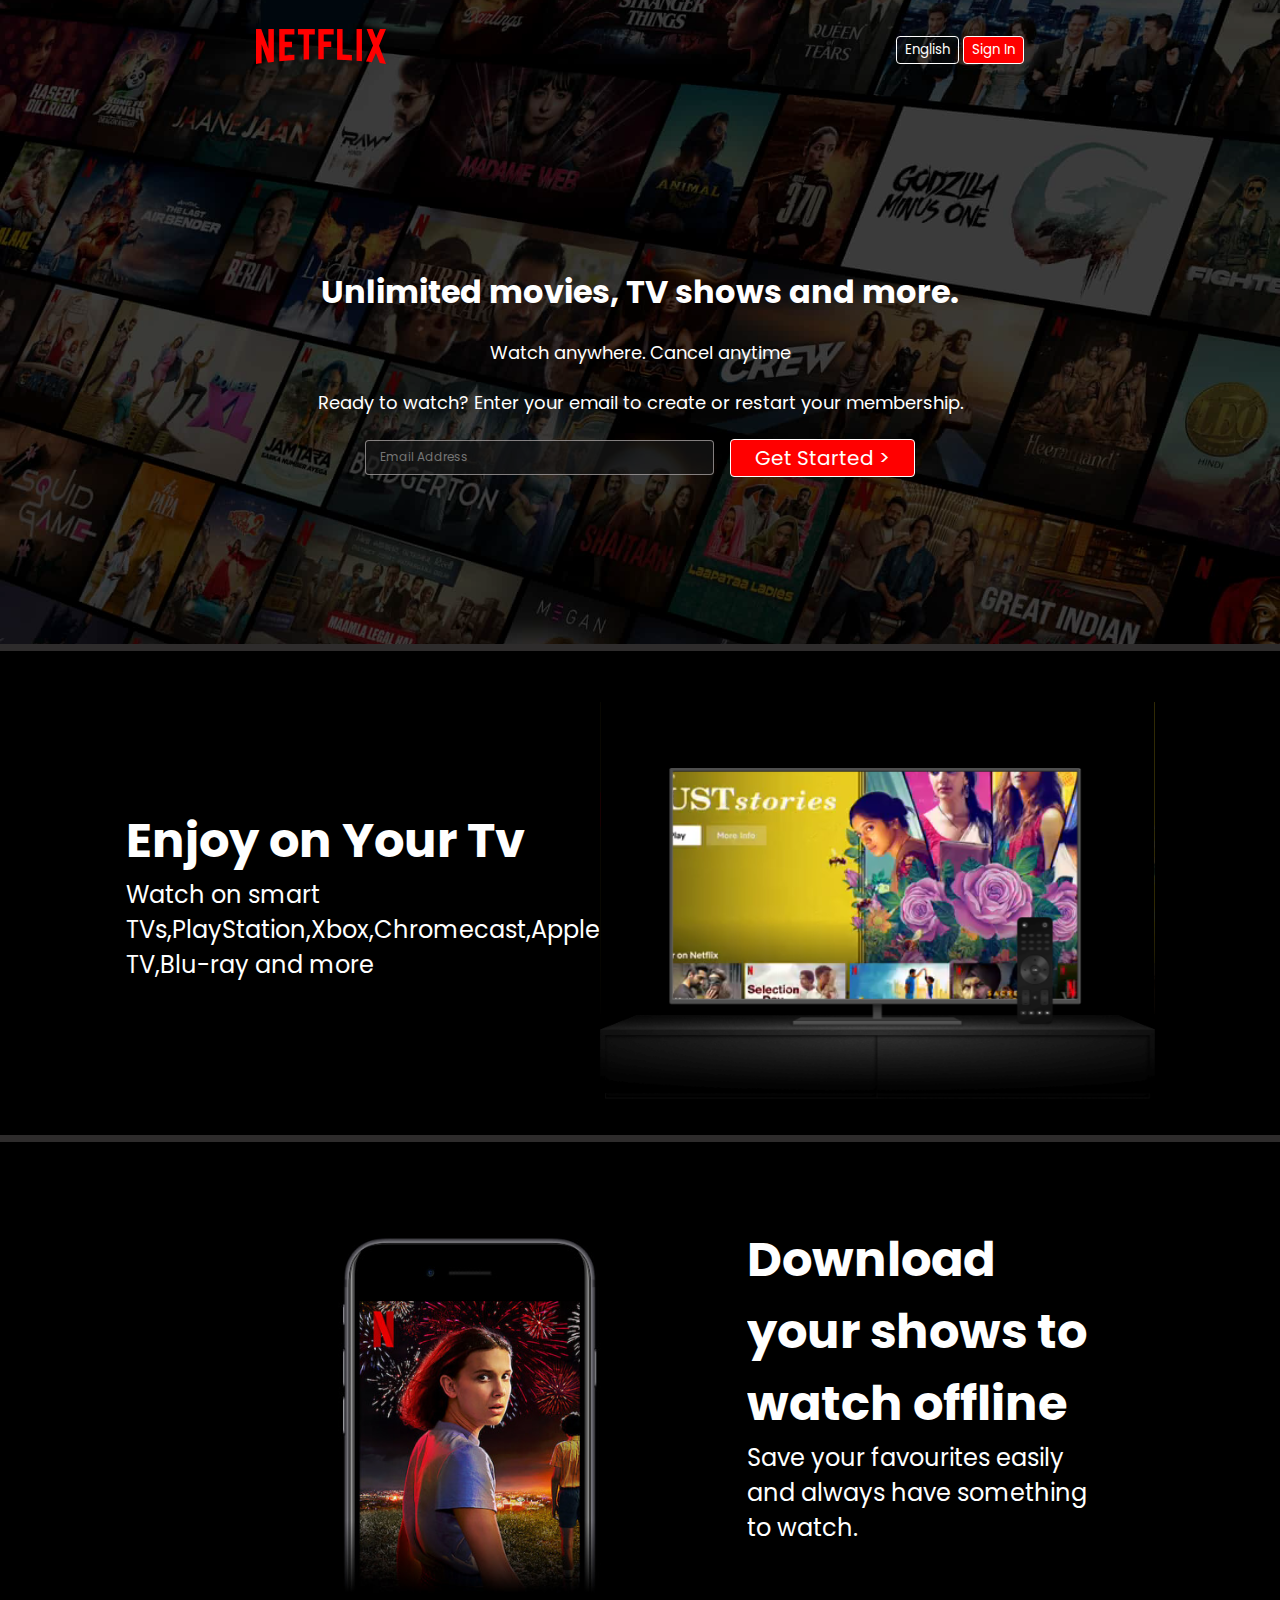
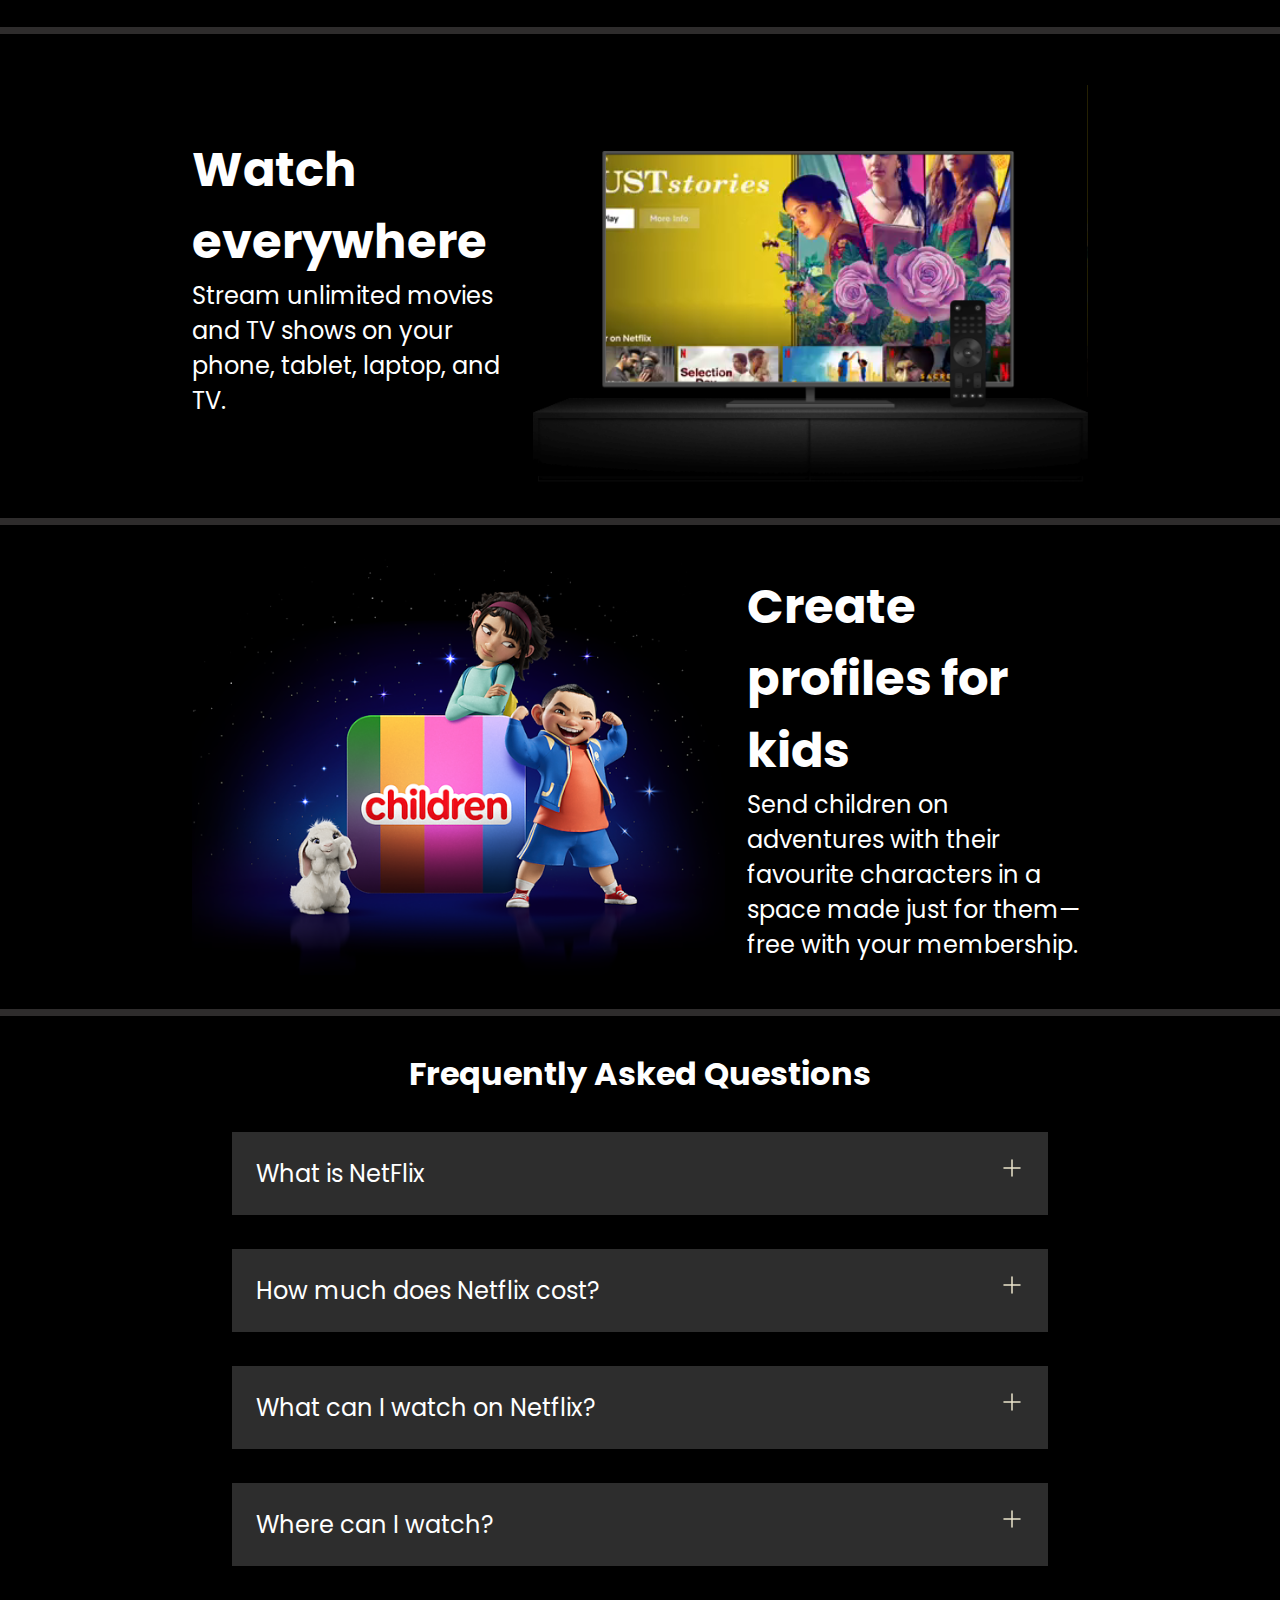
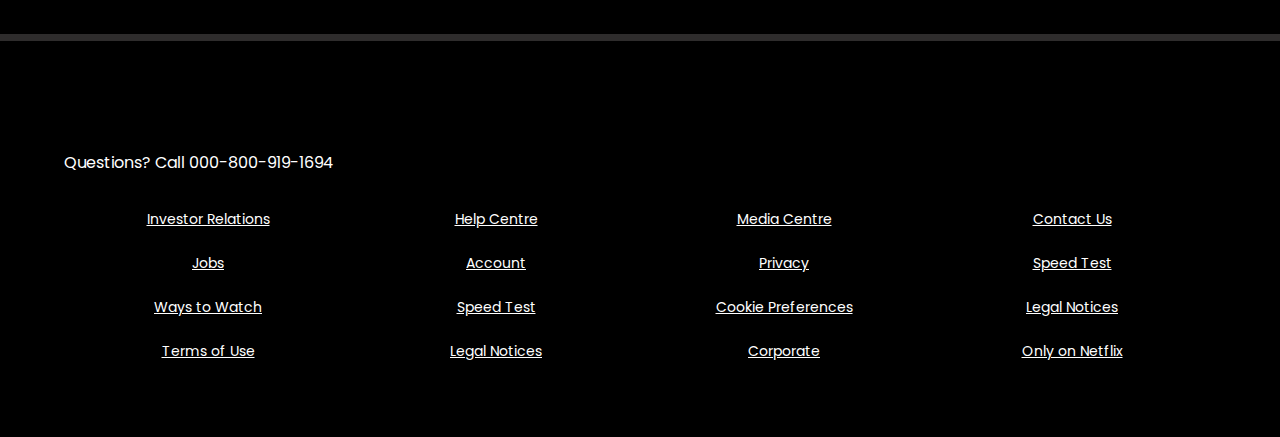
<file: netflix_clone/index.html>
<!DOCTYPE html>
<html lang="en">

<head>
    <meta charset="UTF-8">
    <meta name="viewport" content="width=device-width, initial-scale=1.0">
    <title>Netflix India – Watch TV Shows Online, Watch Movies Online</title>
    <link rel="stylesheet" href="style.css">
</head>

<body>

    <div class="main">
        <nav>
            <span><img width="53" src="img/logo.svg" alt=""></span>
            <div>
                <button class="btn">English</button>
                <button class="btn btn-red-sm">Sign In</button>
            </div>
        </nav>
        <div class="box">
        </div>
        <div class="text">
            <span>Unlimited movies, TV shows and more.</span>
            <span>Watch anywhere. Cancel anytime</span>
            <span>Ready to watch? Enter your email to create or restart your membership.</span>

            <div class="text-buttons">
                <input type="text" placeholder="Email Address">
                <button class="btn btn-red">Get Started &gt;</button>
            </div>
        </div>

        <div class="separation"></div>

        <section class="first">
            <div>
                <span>Enjoy on Your Tv <br>
                </span>
                <span> Watch on smart TVs,PlayStation,Xbox,Chromecast,Apple TV,Blu-ray and more</span>
            </div>
            <div class="secImg">
                <img src="img/tv.png" alt="">
                <video src="img/video-tv-in-0819.m4v" autoplay loop muted></video>
            </div>
        </section>
        <div class="separation"></div>

        <section class="first second">

            <div class="secImg">
                <img src="/netflix_clone/img/mobile-0819.jpg" alt="">

            </div>
            <div>
                <span>Download your shows to watch offline</span>
                <span>Save your favourites easily and always have something to watch.</span>
            </div>
        </section>

        <div class="separation"></div>
        <section class="first third">
            <div>
                <span>Watch everywhere</span>
                <span>Stream unlimited movies and TV shows on your phone, tablet, laptop, and TV.</span>
            </div>

            <div class="secImg">
                <img src="/netflix_clone/img/tv.png" alt="">
                <video src="img/video-tv-in-0819.m4v" autoplay loop muted></video>
            </div>
        </section>
        <div class="separation"></div>
        <section class="first second">

            <div class="secImg">
                <img src="/netflix_clone/img/chil.png" alt="">

            </div>
            <div>
                <span>Create profiles for kids</span>
                <span>Send children on adventures with their favourite characters in a space made just for them—free
                    with
                    your membership.</span>
            </div>
        </section>
        <div class="separation"></div>

        <section class="faq">
            <h2>Frequently Asked Questions</h2>
            <div class="faqbox">
                <span>What is NetFlix</span>
                <svg width="24" height="24" viewBox="0 0 24 24" fill="white" xmlns="http://www.w3.org/2000/svg">
                    <path d="M12 4V20" stroke="#141B34" stroke-width="1.5" stroke-linecap="round"
                        stroke-linejoin="round" />
                    <path d="M4 12H20" stroke="#141B34" stroke-width="1.5" stroke-linecap="round"
                        stroke-linejoin="round" />
                </svg>

            </div>
            <div class="faqbox">
                <span>How much does Netflix cost?</span>
                <svg width="24" height="24" viewBox="0 0 24 24" fill="white" xmlns="http://www.w3.org/2000/svg">
                    <path d="M12 4V20" stroke="#141B34" stroke-width="1.5" stroke-linecap="round"
                        stroke-linejoin="round" />
                    <path d="M4 12H20" stroke="#141B34" stroke-width="1.5" stroke-linecap="round"
                        stroke-linejoin="round" />
                </svg>

            </div>
            <div class="faqbox">
                <span>What can I watch on Netflix?</span>
                <svg width="24" height="24" viewBox="0 0 24 24" fill="white" xmlns="http://www.w3.org/2000/svg">
                    <path d="M12 4V20" stroke="#141B34" stroke-width="1.5" stroke-linecap="round"
                        stroke-linejoin="round" />
                    <path d="M4 12H20" stroke="#141B34" stroke-width="1.5" stroke-linecap="round"
                        stroke-linejoin="round" />
                </svg>

            </div>
            <div class="faqbox">
                <span>Where can I watch?</span>
                <svg width="24" height="24" viewBox="0 0 24 24" fill="white" xmlns="http://www.w3.org/2000/svg">
                    <path d="M12 4V20" stroke="#141B34" stroke-width="1.5" stroke-linecap="round"
                        stroke-linejoin="round" />
                    <path d="M4 12H20" stroke="#141B34" stroke-width="1.5" stroke-linecap="round"
                        stroke-linejoin="round" />
                </svg>

            </div>
        </section>
        <div class="separation"></div>

        <footer>
            <div class="questions">
                Questions? Call 000-800-919-1694
            </div>
            <div class="footer">
                <div class="footer-item">
                    <a href="faq">Investor Relations</a>
                    <a href="faq">Jobs</a>
                    <a href="faq">Ways to Watch</a>
                    <a href="faq">Terms of Use</a>
                </div>

                <div class="footer-item">
                    <a href="faq">Help Centre</a>
                    <a href="faq">Account</a>
                    <a href="faq">Speed Test</a>
                    <a href="faq">Legal Notices</a>
                </div>
                <div class="footer-item">
                    <a href="faq">Media Centre</a>
                    <a href="faq">Privacy</a>
                    <a href="faq">Cookie Preferences</a>
                    <a href="faq">Corporate</a>
                </div>

                <div class="footer-item">
                    <a href="faq">Contact Us</a>
                    <a href="faq">Speed Test</a>
                    <a href="faq">Legal Notices</a>
                    <a href="faq">Only on Netflix</a>

                </div>
            </div>
        </footer>













</body>

</html>
</file>
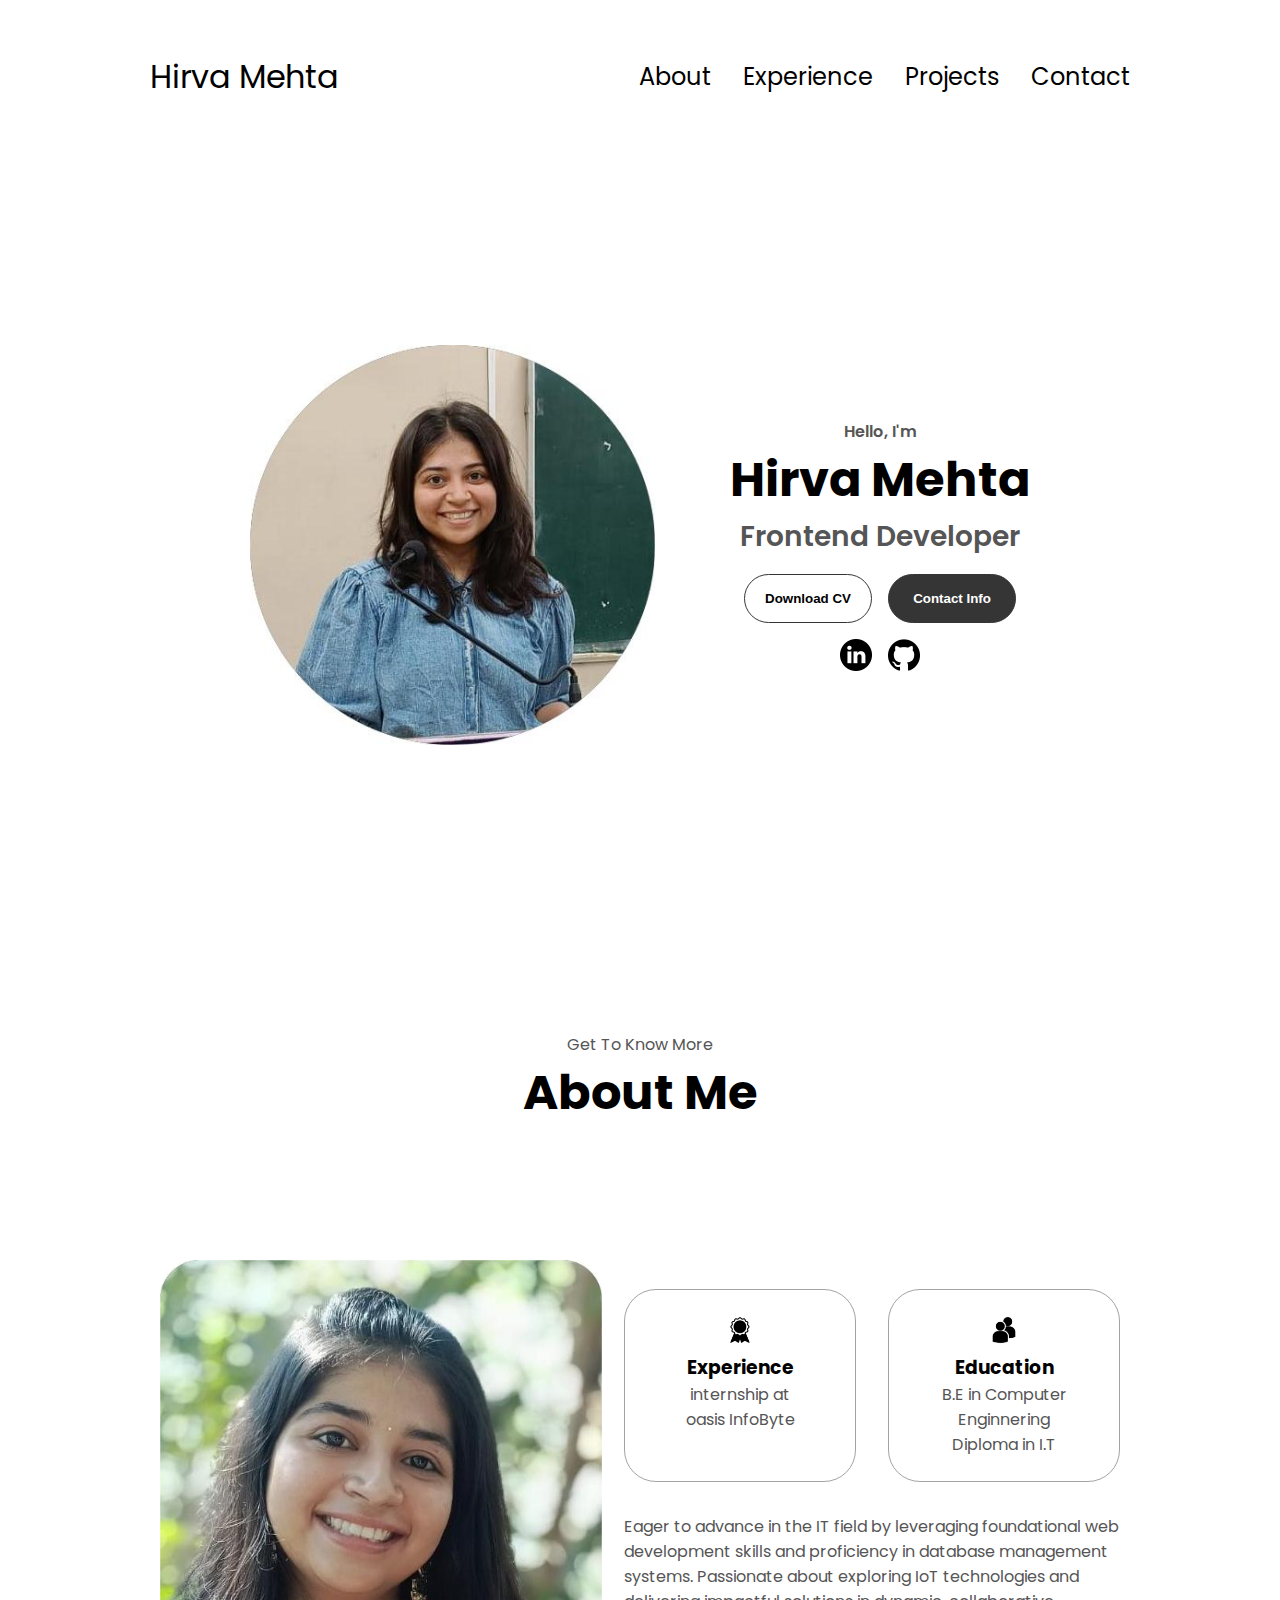
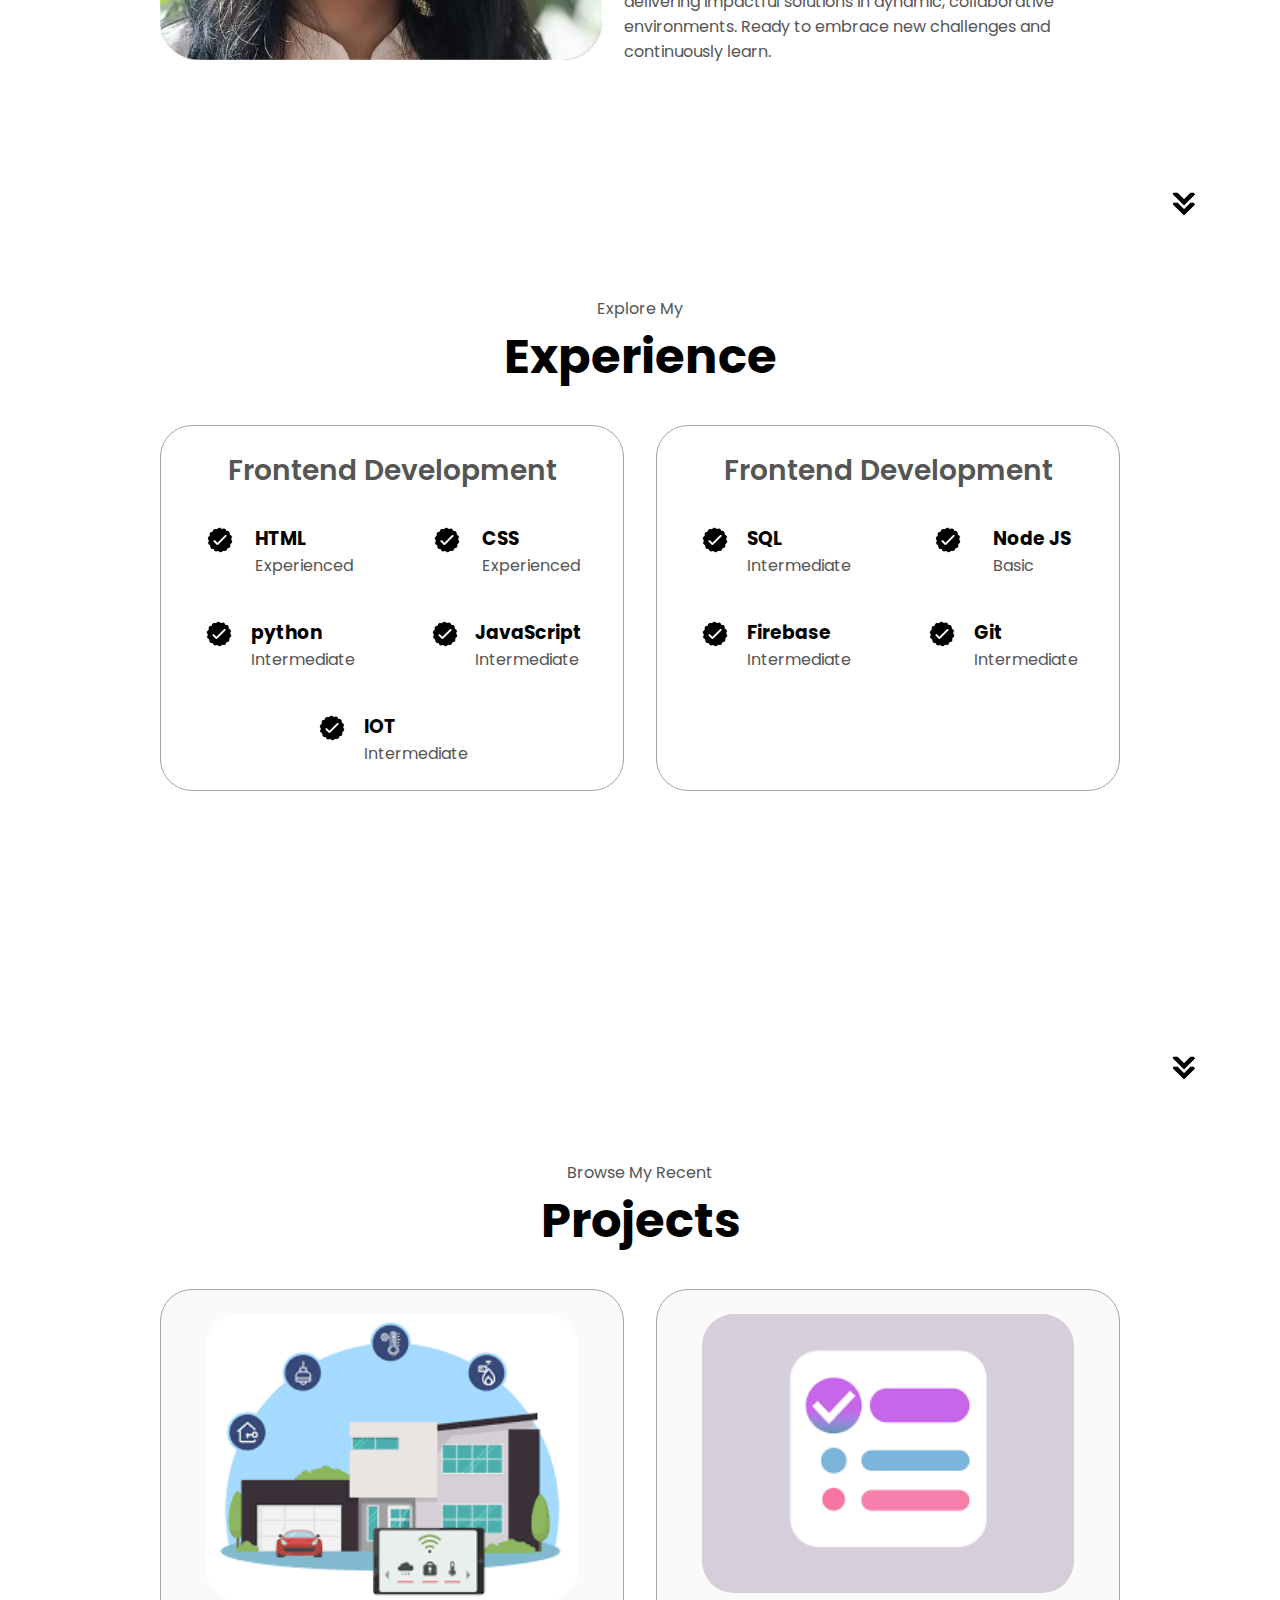
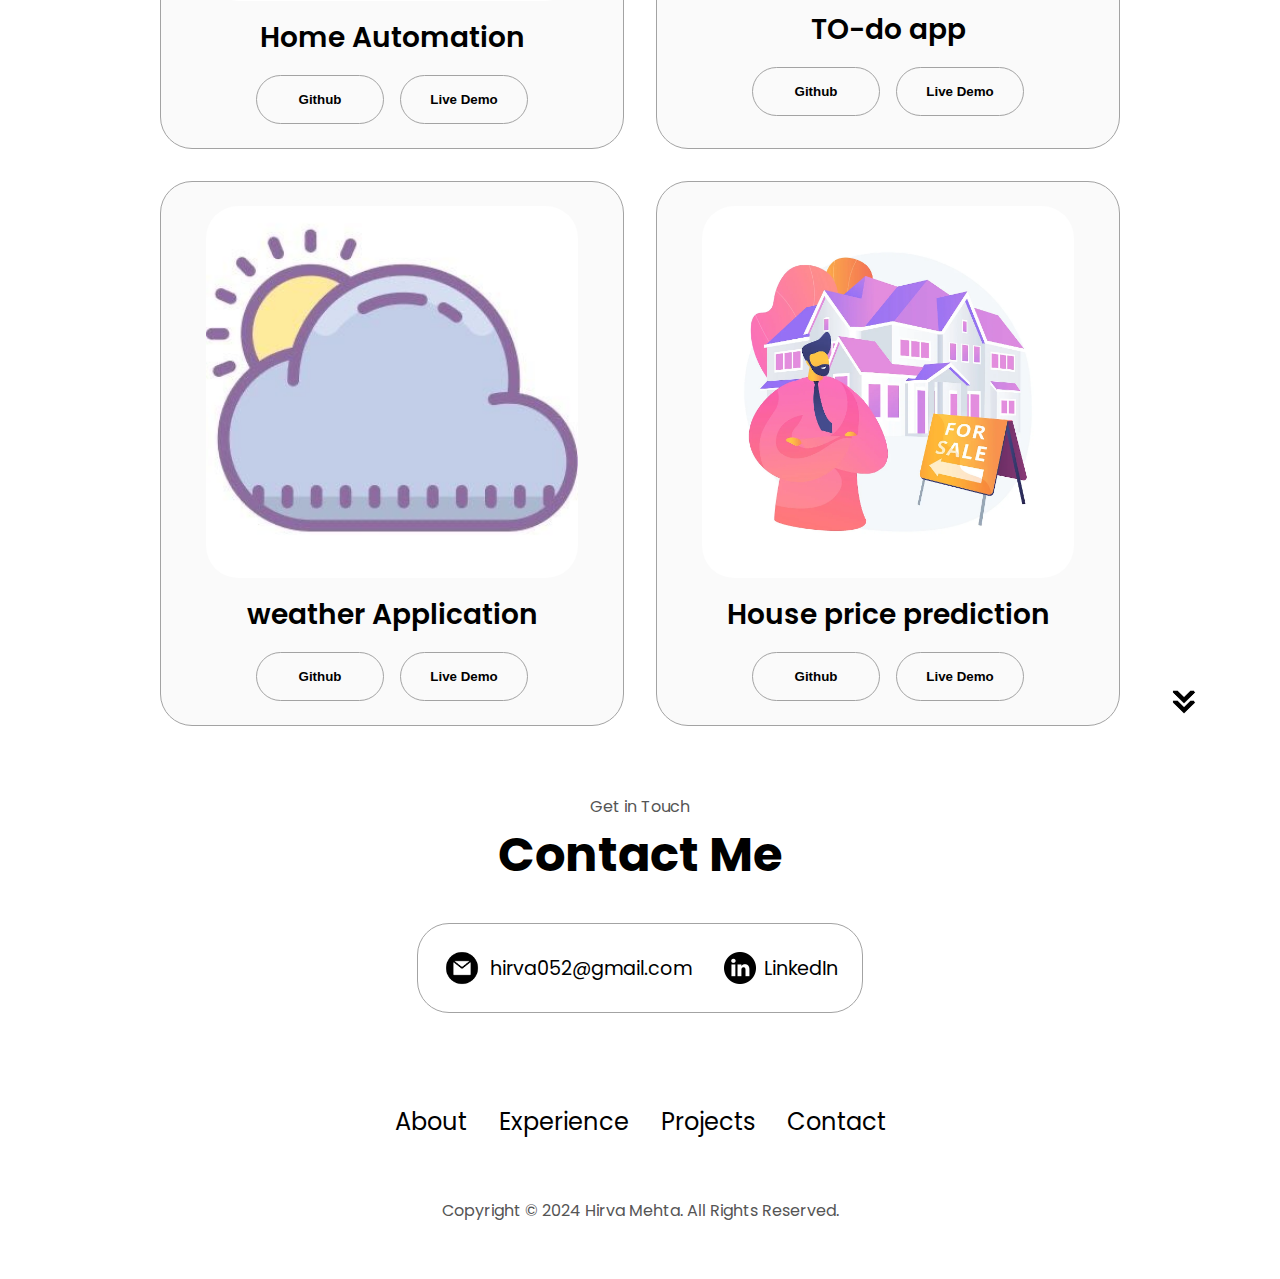
<file: portfolio/index.html>
<!DOCTYPE html>
<html lang="en">

<head>
  <meta charset="UTF-8" />
  <meta http-equiv="X-UA-Compatible" content="IE=edge" />
  <meta name="viewport" content="width=device-width, initial-scale=1.0" />
  <title>My Portfolio</title>
  <link rel="stylesheet" href="style.css" />
  <link rel="stylesheet" href="mediaqueries.css" />
</head>

<body>
  <nav id="desktop-nav">
    <div class="logo">Hirva Mehta</div>
    <div>
      <ul class="nav-links">
        <li><a href="#about">About</a></li>
        <li><a href="#experience">Experience</a></li>
        <li><a href="#projects">Projects</a></li>
        <li><a href="#contact">Contact</a></li>
      </ul>
    </div>
  </nav>
  <nav id="hamburger-nav">
    <div class="logo">hirva Mehta</div>
    <div class="hamburger-menu">
      <div class="hamburger-icon" onclick="toggleMenu()">
        <span></span>
        <span></span>
        <span></span>
      </div>
      <div class="menu-links">
        <li><a href="#about" onclick="toggleMenu()">About</a></li>
        <li><a href="#experience" onclick="toggleMenu()">Experience</a></li>
        <li><a href="#projects" onclick="toggleMenu()">Projects</a></li>
        <li><a href="#contact" onclick="toggleMenu()">Contact</a></li>
      </div>
    </div>
  </nav>
  <section id="profile">
    <div class="section__pic-container">
      <img src="/portfolio/assets/mainpic.jpeg" alt="">
    </div>
    <div class="section__text">
      <p class="section__text__p1">Hello, I'm</p>
      <h1 class="title">Hirva Mehta</h1>
      <p class="section__text__p2">Frontend Developer</p>
      <div class="btn-container">
        <button class="btn btn-color-2" onclick="window.open('./assets/resume.pdf')">
          Download CV
        </button>
        <button class="btn btn-color-1" onclick="location.href='./#contact'">
          Contact Info
        </button>
      </div>
      <div id="socials-container">
        <img src="./assets/linkedin.png" alt="My LinkedIn profile" class="icon"
          onclick="location.href='https://www.linkedin.com/in/hirva-mehta-652749213/'" />
        <img src="./assets/github.png" alt="My Github profile" class="icon"
          onclick="location.href='https://github.com/hirva2004'" />
      </div>
    </div>
  </section>
  <section id="about">
    <p class="section__text__p1">Get To Know More</p>
    <h1 class="title">About Me</h1>
    <div class="section-container">
      <div class="section__pic-container">
        <img src="./assets/profilepic.jpeg" alt="Profile picture" class="about-pic" />
      </div>
      <div class="about-details-container">
        <div class="about-containers">
          <div class="details-container">
            <img src="./assets/experience.png" alt="Experience icon" class="icon" />
            <h3>Experience</h3>
            <p>internship at <br />oasis InfoByte</p>
          </div>
          <div class="details-container">
            <img src="./assets/education.png" alt="Education icon" class="icon" />
            <h3>Education</h3>
            <p>B.E in Computer Enginnering<br />Diploma in I.T</p>
          </div>
        </div>
        <div class="text-container">
          <p>
            Eager to advance in the IT field by leveraging foundational web development skills and proficiency in
            database
            management systems. Passionate about exploring IoT technologies and delivering impactful solutions in
            dynamic, collaborative environments. Ready to embrace new challenges and continuously learn.
        </div>
      </div>
    </div>
    <img src="./assets/arrow.png" alt="Arrow icon" class="icon arrow" onclick="location.href='./#experience'" />
  </section>
  <section id="experience">
    <p class="section__text__p1">Explore My</p>
    <h1 class="title">Experience</h1>
    <div class="experience-details-container">
      <div class="about-containers">
        <div class="details-container">
          <h2 class="experience-sub-title">Frontend Development</h2>
          <div class="article-container">
            <article>
              <img src="./assets/checkmark.png" alt="Experience icon" class="icon" />
              <div>
                <h3>HTML</h3>
                <p>Experienced</p>
              </div>
            </article>
            <article>
              <img src="./assets/checkmark.png" alt="Experience icon" class="icon" />
              <div>
                <h3>CSS</h3>
                <p>Experienced</p>
              </div>
            </article>
            <article>
              <img src="./assets/checkmark.png" alt="Experience icon" class="icon" />
              <div>
                <h3>python</h3>
                <p>Intermediate</p>
              </div>
            </article>
            <article>
              <img src="./assets/checkmark.png" alt="Experience icon" class="icon" />
              <div>
                <h3>JavaScript</h3>
                <p>Intermediate</p>
              </div>
            </article>
            <article>
              <img src="./assets/checkmark.png" alt="Experience icon" class="icon" />
              <div>
                <h3>IOT</h3>
                <p>Intermediate</p>
              </div>
            </article>
            <!-- <article>
              <img src="./assets/checkmark.png" alt="Experience icon" class="icon" />
              <div>
                <h3>Material UI</h3>
                <p>Intermediate</p>
              </div>
            </article> -->
          </div>
        </div>
        <div class="details-container">
          <h2 class="experience-sub-title">Frontend Development</h2>
          <div class="article-container">
            <article>
              <img src="./assets/checkmark.png" alt="Experience icon" class="icon" />
              <div>
                <h3>SQL</h3>
                <p>Intermediate</p>
              </div>
            </article>
            <article>
              <img src="./assets/checkmark.png" alt="Experience icon" class="icon" />
              <div>
                <h3>Node JS</h3>
                <p>Basic</p>
              </div>
            </article>
            <article>
              <img src="./assets/checkmark.png" alt="Experience icon" class="icon" />
              <div>
                <h3>Firebase </h3>
                <p>Intermediate</p>
              </div>
            </article>
            <article>
              <img src="./assets/checkmark.png" alt="Experience icon" class="icon" />
              <div>
                <h3>Git</h3>
                <p>Intermediate</p>
              </div>
            </article>
          </div>
        </div>
      </div>
    </div>
    <img src="./assets/arrow.png" alt="Arrow icon" class="icon arrow" onclick="location.href='./#projects'" />
  </section>
  <section id="projects">
    <p class="section__text__p1">Browse My Recent</p>
    <h1 class="title">Projects</h1>
    <div class="experience-details-container">
      <div class="about-containers">
        <!-- Home Automation -->
        <div class="details-container color-container">
          <div class="article-container">
            <img src="/portfolio/assets/smartHome.png" alt="Project 1" class="project-img" />
          </div>
          <h2 class="experience-sub-title project-title">Home Automation</h2>
          <div class="btn-container">
            <button class="btn btn-color-2 project-btn"
              onclick="location.href='https://github.com/hirva2004/home_automation_firebase'">
              Github
            </button>
            <button class="btn btn-color-2 project-btn"
              onclick="location.href='https://github.com/hirva2004/home_automation_firebase'">
              Live Demo
            </button>
          </div>
        </div>
        <!-- todo -->
        <div class="details-container color-container">
          <div class="article-container">
            <img src="/portfolio/assets/todo.png" alt="Project 2" class="project-img" />
          </div>
          <h2 class="experience-sub-title project-title">TO-do app</h2>
          <div class="btn-container">
            <button class="btn btn-color-2 project-btn"
              onclick="location.href='https://github.com/hirva2004/oibsip_task3'">
              Github
            </button>
            <button class="btn btn-color-2 project-btn"
              onclick="location.href='https://github.com/hirva2004/oibsip_task3'">
              Live Demo
            </button>
          </div>
          <!-- weather -->

        </div>
        <div class="details-container color-container">
          <div class="article-container">
            <img src="/portfolio/assets/weather.jpg" alt="Project 2" class="project-img" />
          </div>
          <h2 class="experience-sub-title project-title">weather Application</h2>
          <div class="btn-container">
            <button class="btn btn-color-2 project-btn"
              onclick="location.href='https://github.com/hirva2004/oibsip_task3'">
              Github
            </button>
            <button class="btn btn-color-2 project-btn"
              onclick="location.href='https://github.com/hirva2004/oibsip_task3'">
              Live Demo
            </button>
          </div>
        </div>
        <!-- House_price_prediction -->
        <div class="details-container color-container">
          <div class="article-container">
            <img src="/portfolio/assets/House-Price-Prediction.webp" alt="Project 2" class="project-img" />
          </div>
          <h2 class="experience-sub-title project-title">House price prediction</h2>
          <div class="btn-container">
            <button class="btn btn-color-2 project-btn"
              onclick="location.href='https://github.com/hirva2004/House_Price_Prediction'">
              Github
            </button>
            <button class="btn btn-color-2 project-btn"
              onclick="location.href='https://github.com/hirva2004/House_Price_Prediction'">
              Live Demo
            </button>
          </div>

        </div>


      </div>
    </div>
    <img src="./assets/arrow.png" alt="Arrow icon" class="icon arrow" onclick="location.href='./#contact'" />
  </section>
  <section id="contact">
    <p class="section__text__p1">Get in Touch</p>
    <h1 class="title">Contact Me</h1>
    <div class="contact-info-upper-container">
      <div class="contact-info-container">
        <img src="./assets/email.png" alt="Email icon" class="icon contact-icon email-icon" />
        <p><a href="mailto:hirvamehta2004@gmail.com">hirva052@gmail.com</a></p>
      </div>
      <div class="contact-info-container">
        <img src="./assets/linkedin.png" alt="LinkedIn icon" class="icon contact-icon" />
        <p><a href="https://www.linkedin.com/in/hirva-mehta-652749213/">LinkedIn</a></p>
      </div>
    </div>
  </section>
  <footer>
    <nav>
      <div class="nav-links-container">
        <ul class="nav-links">
          <li><a href="#about">About</a></li>
          <li><a href="#experience">Experience</a></li>
          <li><a href="#projects">Projects</a></li>
          <li><a href="#contact">Contact</a></li>
        </ul>
      </div>
    </nav>
    <p>Copyright &#169; 2024 Hirva Mehta. All Rights Reserved.</p>
  </footer>
  <script src="script.js"></script>
</body>

</html>
</file>
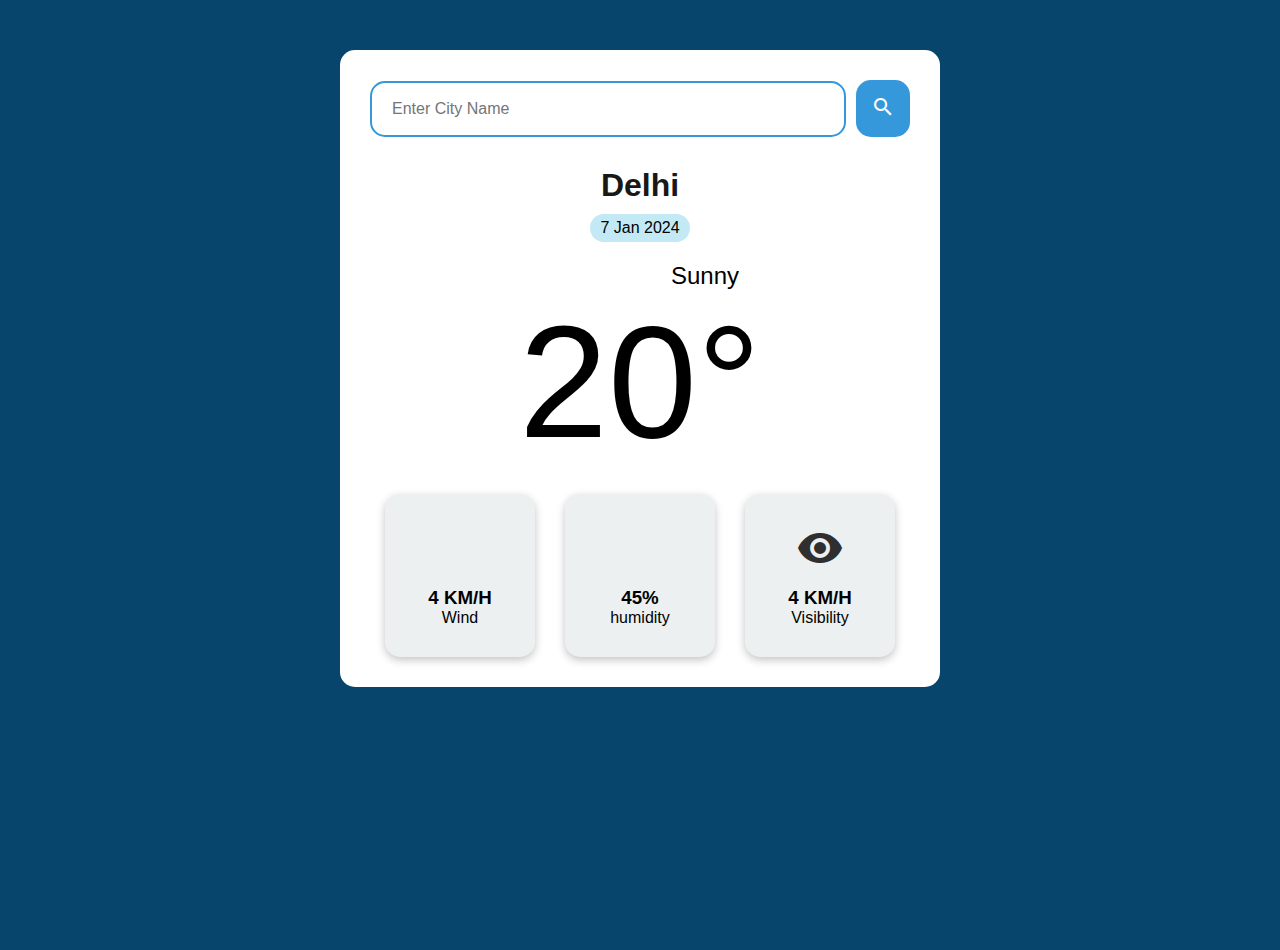
<file: weather/index.html>
<!DOCTYPE html>
<html lang="en">

<head>
    <meta charset="UTF-8" />
    <meta name="viewport" content="width=device-width, initial-scale=1.0" />
    <link rel="stylesheet" href="https://fonts.googleapis.com/icon?family=Material+Icons" />
    <title>Weather App</title>
    <link rel="stylesheet" href="style.css" />
</head>

<body>
    <div class="weather-app">
        <form class="search-form" action="">
            <input class="city-input" type="text" placeholder="Enter City Name" />
            <button class="search-btn" type="submit">
                <i class="material-icons">search</i>
            </button>
        </form>
        <div class="city-date-section">
            <h2 class="city">Delhi</h2>
            <p class="date">7 Jan 2024</p>
        </div>
        <div class="temperature-info">
            <div class="description">
                <i class="material-icons">sunny</i>
                <span class="description-text">Sunny</span>
            </div>
            <div class="temp">20°</div>
        </div>
        <div class="additional-info">
            <div class="wind-info">
                <i class="material-icons">air</i>
                <div>
                    <h3 class="wind-speed">4 KM/H</h3>
                    <p class="wind-label">Wind</p>
                </div>
            </div>
            <div class="humidity-info">
                <i class="material-icons">water_drop</i>
                <div>
                    <h3 class="humidity">45%</h3>
                    <p class="humidity-label">humidity</p>
                </div>
            </div>
            <div class="visibility-info">
                <i class="material-icons">visibility</i>
                <div>
                    <h3 class="visibility-distance">4 KM/H</h3>
                    <p class="visibility">Visibility</p>
                </div>
            </div>
        </div>
    </div>

    <script src="script.js"></script>
</body>

</html>
</file>
<file: netflix_clone/style.css>
@import url('https://fonts.googleapis.com/css2?family=Martel+Sans:wght@600&family=Poppins:wght@300;400;700&display=swap');

* {
    padding: 0;
    margin: 0;
    font-family: 'Poppins', sans-serif;
}

body {
    background-color: black;
}

.main {
    background-image: url("img/bg.jpg");
    background-position: center center;
    background-size: max(1200px, 100vw);
    background-repeat: no-repeat;
    height: 644px;
    position: relative;
}

.main .box {
    height: 644px;
    width: 100%;
    opacity: 0.69;
    position: absolute;
    top: 0;
    background-color: black;
}

nav {
    max-width: 60vw;
    justify-content: space-between;
    margin: auto;
    display: flex;
    align-items: center;
    height: 100px;
}

nav img {
    color: red;
    width: 130px;
    position: relative;
    z-index: 10;
}

nav button {
    position: relative;
    z-index: 10;
}

.text {
    font-family: 'Martel Sans', sans-serif;
    height: calc(100% - 100px);
    display: flex;
    align-items: center;
    justify-content: center;
    flex-direction: column;
    color: white;
    position: relative;
    gap: 23px;
    padding: 0 30px;
}

.text> :nth-child(1) {
    font-family: 'Poppins', sans-serif;
    font-weight: bolder;
    font-size: 40px;
    text-align: center;
}

.text> :nth-child(2) {
    font-weight: 400;
    font-size: 24px;
    text-align: center;
}

.text> :nth-child(3) {
    font-weight: 400;
    font-size: 20px;
    text-align: center;
}

.separation {
    height: 7px;
    background-color: rgb(46, 44, 44);
    position: relative;
    z-index: 20;
}

.btn {
    padding: 3px 8px;
    font-weight: 400;
    color: white;
    background-color: rgba(248, 243, 243, 0.021);
    border-radius: 4px;
    border: 1px solid white;
    cursor: pointer;

}

.btn-red {
    background-color: red;
    color: white;
    padding: 3px 24px;
    font-size: 20px;
    border-radius: 4px;
    font-weight: 400;

}

.btn-red-sm {
    background-color: red;
    color: white;
}

.text-buttons {
    display: flex;
    align-items: center;
    justify-content: center;
    gap: 16px;
    /* flex-direction: row; */

}

.main input {
    padding: 7px 101px 8px 14px;
    color: white;
    font-size: 12px;
    border-radius: 4px;
    background-color: rgba(23, 23, 23, 0.7);
    border: 1px solid rgba(246, 238, 238, 0.5);
}

.first {
    display: flex;
    justify-content: center;
    max-width: 70vw;
    margin: auto;
    color: white;
    justify-content: center;
    align-items: center;
}



.secImg {
    position: relative;
}

.secImg img {
    width: 555px;
    position: relative;
    z-index: 10;
}

.secImg video {
    position: absolute;
    top: 51px;
    right: 0;
    width: 555px;
}

section.first>div {
    display: flex;
    flex-direction: column;
    padding: 34px 0;
}

section.first>div :nth-child(1) {
    font-size: 48px;
    font-weight: bolder;
}


section.first>div :nth-child(2) {
    font-size: 24px;
}

.faq h2 {
    text-align: center;
    font-size: 48px;
}

.faq {
    background: black;
    color: white;
    padding: 34px;
}

.faqbox:hover {
    background-color: #414141;
    color: white;
}

.faqbox svg {
    filter: invert(1);
}

.faqbox {
    transition: all 1s ease-out;
    font-size: 24px;
    display: flex;
    justify-content: space-between;
    background-color: #2d2d2d;
    padding: 24px;
    max-width: 60vw;
    margin: 34px auto;
    cursor: pointer;
}

footer {
    color: white;
    max-width: 60vw;
    margin: auto;
    padding: 60px;
}

footer .questions {
    padding: 34px 0;
}


.footer {
    display: grid;
    grid-template-columns: 1fr 1fr 1fr 1fr;
    color: white;
}



/* @media screen and (max-width: 1300px) {

    nav {
        max-width: 90vw;
    }

    .first {
        flex-wrap: wrap;
    }

    .secImg img {
        width: 305px;
    }

    .secImg video {
        width: 305px;
    } */

.text> :nth-child(1) {
    font-size: 32px;
}

.text> :nth-child(2) {
    font-size: 18px;
}

.text> :nth-child(3) {
    font-size: 18px;
}



.faq h2 {
    text-align: center;
    font-size: 32px;
}

footer {
    max-width: 90vw;
    padding: 75px 0;
}

.footer-item {
    align-items: center;
}






/* @media screen and (max-width: 1300px) {

    .footer {
        display: grid;
        grid-template-columns: 1fr 1fr;
        gap: 25px;
    }
} */


.footer a {
    font-size: 14px;
    color: white;
}

.footer-item {
    display: flex;
    flex-direction: column;
    gap: 23px;
}

/* .btnq {
    justify-content: left;
} */
</file>
<file: portfolio/style.css>
/* GENERAL */

@import url("https://fonts.googleapis.com/css2?family=Poppins:wght@300;400;500;600&display=swap");

* {
  margin: 0;
  padding: 0;
}

body {
  font-family: "Poppins", sans-serif;
}

html {
  scroll-behavior: smooth;
}

p {
  color: rgb(85, 85, 85);
}

/* TRANSITION */

a,
.btn {
  transition: all 300ms ease;
}

/* DESKTOP NAV */

nav,
.nav-links {
  display: flex;
}

nav {
  justify-content: space-around;
  align-items: center;
  height: 17vh;
}

.nav-links {
  gap: 2rem;
  list-style: none;
  font-size: 1.5rem;
}

a {
  color: black;
  text-decoration: none;
  text-decoration-color: white;
}

a:hover {
  color: grey;
  text-decoration: underline;
  text-underline-offset: 1rem;
  text-decoration-color: rgb(181, 181, 181);
}

.logo {
  font-size: 2rem;
}

.logo:hover {
  cursor: default;
}

/* HAMBURGER MENU */

#hamburger-nav {
  display: none;
}

.hamburger-menu {
  position: relative;
  display: inline-block;
}

.hamburger-icon {
  display: flex;
  flex-direction: column;
  justify-content: space-between;
  height: 24px;
  width: 30px;
  cursor: pointer;
}

.hamburger-icon span {
  width: 100%;
  height: 2px;
  background-color: black;
  transition: all 0.3 ease-in-out;
}

.menu-links {
  position: absolute;
  top: 100%;
  right: 0;
  background-color: white;
  width: fit-content;
  max-height: 0;
  overflow: hidden;
  transition: all 0.3 ease-in-out;
}

.menu-links a {
  display: block;
  padding: 10px;
  text-align: center;
  font-size: 1.5rem;
  color: black;
  text-decoration: none;
  transition: all 0.3 ease-in-out;
}

.menu-links li {
  list-style: none;
}

.menu-links.open {
  max-height: 300px;
}

.hamburger-icon.open span:first-child {
  transform: rotate(45deg) translate(10px, 5px);
}

.hamburger-icon.open span:nth-child(2) {
  opacity: 0;
}

.hamburger-icon.open span:last-child {
  transform: rotate(-45deg) translate(10px, -5px);
}

.hamburger-icon span:first-child {
  transform: none;
}

.hamburger-icon span:first-child {
  opacity: 1;
}

.hamburger-icon span:first-child {
  transform: none;
}

/* SECTIONS */

section {
  padding-top: 4vh;
  height: 96vh;
  margin: 0 10rem;
  box-sizing: border-box;
  min-height: fit-content;
}

.section-container {
  display: flex;
}

/* PROFILE SECTION */

#profile {
  display: flex;
  justify-content: center;
  gap: 5rem;
  height: 80vh;
}

.section__pic-container {
  display: flex;
  height: 400px;
  width: 400px;
  margin: auto 0;
}

.section__text {
  align-self: center;
  text-align: center;
}

.section__text p {
  font-weight: 600;
}

.section__text__p1 {
  text-align: center;
}

.section__text__p2 {
  font-size: 1.75rem;
  margin-bottom: 1rem;
}

.title {
  font-size: 3rem;
  text-align: center;
}

#socials-container {
  display: flex;
  justify-content: center;
  margin-top: 1rem;
  gap: 1rem;
}

/* ICONS */

.icon {
  cursor: pointer;
  height: 2rem;
}

/* BUTTONS */

.btn-container {
  display: flex;
  justify-content: center;
  gap: 1rem;
}

.btn {
  font-weight: 600;
  transition: all 300ms ease;
  padding: 1rem;
  width: 8rem;
  border-radius: 2rem;
}

.btn-color-1,
.btn-color-2 {
  border: rgb(53, 53, 53) 0.1rem solid;
}

.btn-color-1:hover,
.btn-color-2:hover {
  cursor: pointer;
}

.btn-color-1,
.btn-color-2:hover {
  background: rgb(53, 53, 53);
  color: white;
}

.btn-color-1:hover {
  background: rgb(0, 0, 0);
}

.btn-color-2 {
  background: none;
}

.btn-color-2:hover {
  border: rgb(255, 255, 255) 0.1rem solid;
}

.btn-container {
  gap: 1rem;
}

/* ABOUT SECTION */

#about {
  position: relative;
}

.about-containers {
  gap: 2rem;
  margin-bottom: 2rem;
  margin-top: 2rem;
}

.about-details-container {
  justify-content: center;
  flex-direction: column;
}

.about-containers,
.about-details-container {
  display: flex;
}

.about-pic {
  border-radius: 2rem;
}

.arrow {
  position: absolute;
  right: -5rem;
  bottom: 2.5rem;
}

.details-container {
  padding: 1.5rem;
  flex: 1;
  background: white;
  border-radius: 2rem;
  border: rgb(53, 53, 53) 0.1rem solid;
  border-color: rgb(163, 163, 163);
  text-align: center;
}

.section-container {
  gap: 4rem;
  height: 80%;
}

.section__pic-container {
  height: 400px;
  width: 400px;
  margin: auto 0;
}

/* EXPERIENCE SECTION */

#experience {
  position: relative;
}

.experience-sub-title {
  color: rgb(85, 85, 85);
  font-weight: 600;
  font-size: 1.75rem;
  margin-bottom: 2rem;
}

.experience-details-container {
  display: flex;
  justify-content: center;
  flex-direction: column;
}

.article-container {
  display: flex;
  text-align: initial;
  flex-wrap: wrap;
  flex-direction: row;
  gap: 2.5rem;
  justify-content: space-around;
}

article {
  display: flex;
  width: 10rem;
  justify-content: space-around;
  gap: 0.5rem;
}

article .icon {
  cursor: default;
}

/* PROJECTS SECTION */

#projects {
  position: relative;
}

.color-container {
  border-color: rgb(163, 163, 163);
  background: rgb(250, 250, 250);
}

.project-img {
  border-radius: 2rem;
  width: 90%;
  height: 90%;
}

.project-title {
  margin: 1rem;
  color: black;
}

.project-btn {
  color: black;
  border-color: rgb(163, 163, 163);
}

/* CONTACT */

#contact {
  display: flex;
  justify-content: center;
  flex-direction: column;
  height: 70vh;
}

.contact-info-upper-container {
  display: flex;
  justify-content: center;
  border-radius: 2rem;
  border: rgb(53, 53, 53) 0.1rem solid;
  border-color: rgb(163, 163, 163);
  background: (250, 250, 250);
  margin: 2rem auto;
  padding: 0.5rem;
}

.contact-info-container {
  display: flex;
  align-items: center;
  justify-content: center;
  gap: 0.5rem;
  margin: 1rem;
}

.contact-info-container p {
  font-size: larger;
}

.contact-icon {
  cursor: default;
}

.email-icon {
  height: 2.5rem;
}

/* FOOTER SECTION */

footer {
  height: 26vh;
  margin: 0 1rem;
}

footer p {
  text-align: center;
}
</file>
<file: portfolio/mediaqueries.css>
@media screen and (max-width: 1400px) {
  #profile {
    height: 83vh;
    margin-bottom: 6rem;
  }
  .about-containers {
    flex-wrap: wrap;
  }
  #contact,
  #projects {
    height: fit-content;
  }
}

@media screen and (max-width: 1200px) {
  #desktop-nav {
    display: none;
  }
  #hamburger-nav {
    display: flex;
  }
  #experience,
  .experience-details-container {
    margin-top: 2rem;
  }
  #profile,
  .section-container {
    display: block;
  }
  .arrow {
    display: none;
  }
  section,
  .section-container {
    height: fit-content;
  }
  section {
    margin: 0 5%;
  }
  .section__pic-container {
    width: 275px;
    height: 275px;
    margin: 0 auto 2rem;
  }
  .about-containers {
    margin-top: 0;
  }
}

@media screen and (max-width: 600px) {
  #contact,
  footer {
    height: 40vh;
  }
  #profile {
    height: 83vh;
    margin-bottom: 0;
  }
  article {
    font-size: 1rem;
  }
  footer nav {
    height: fit-content;
    margin-bottom: 2rem;
  }
  .about-containers,
  .contact-info-upper-container,
  .btn-container {
    flex-wrap: wrap;
  }
  .contact-info-container {
    margin: 0;
  }
  .contact-info-container p,
  .nav-links li a {
    font-size: 1rem;
  }
  .experience-sub-title {
    font-size: 1.25rem;
  }
  .logo {
    font-size: 1.5rem;
  }
  .nav-links {
    flex-direction: column;
    gap: 0.5rem;
    text-align: center;
  }
  .section__pic-container {
    width: auto;
    height: 46vw;
    justify-content: center;
  }
  .section__text__p2 {
    font-size: 1.25rem;
  }
  .title {
    font-size: 2rem;
  }
  .text-container {
    text-align: justify;
  }
}
</file>
<file: weather/style.css>
* {
    margin: 0;
    padding: 0;
    box-sizing: border-box;
}

body {
    background-color: hsl(204, 86%, 23%);
    font-family: Arial, Helvetica, sans-serif;
    height: 100vh;
}

.weather-app {
    background-color: white;
    max-width: 600px;
    margin: 50px auto;
    padding: 30px;
    border-radius: 15px;
}

.search-form {
    display: flex;
    align-items: center;
}

input[type="text"] {
    flex: 1;
    padding: 20px;
    border: 2px solid #3498db;
    border-radius: 15px;
    font-size: 1rem;
    height: 3.5rem;
}

.search-btn {
    background-color: #3498db;
    border: none;
    padding: 15px;
    border-radius: 15px;
    cursor: pointer;
    color: white;
    margin-left: 10px;
    transition: backgroung-color 0.3s ease;
}

.search-btn:hover {
    background-color: #2980b9;
}

.city-date-section {
    margin-top: 30px;
    display: flex;
    align-items: center;
    justify-content: center;
    flex-direction: column;
    gap: 10px;
}

.city-date-section .city {
    font-size: 2rem;
    opacity: 0.9;
}

.city-date-section .date {
    background-color: #c3eaf4;
    padding: 5px 10px;
    border-radius: 15px;
}

.temperature-info {
    margin-top: 20px;
    display: flex;
    align-items: center;
    justify-content: center;
    flex-direction: column;
}

.temperature-info .temp {
    font-size: 10rem;
}

.temperature-info .description {
    display: flex;
    align-items: center;
    justify-content: center;
    gap: 10px;
}

.temperature-info .description i {
    font-size: 1.5rem;
    opacity: 0.8;
}

.temperature-info .description span {
    font-size: 1.5rem;
}

.additional-info {
    margin-top: 20px;
    display: flex;
    justify-content: space-around;
}

.wind-info,
.humidity-info,
.visibility-info {
    background-color: #ecf0f1;
    width: 150px;
    display: flex;
    align-items: center;
    justify-content: center;
    flex-direction: column;
    gap: 15px;
    border-radius: 15px;
    padding: 30px 20px;
    box-shadow: rgba(0, 0, 0, 0.24) 0px 3px 8px;
}

.additional-info .material-icons {
    font-size: 3rem;
    opacity: 0.8;
}

.wind-info div,
.humidity-info div,
.visibility-info div {
    text-align: center;
}
</file>
